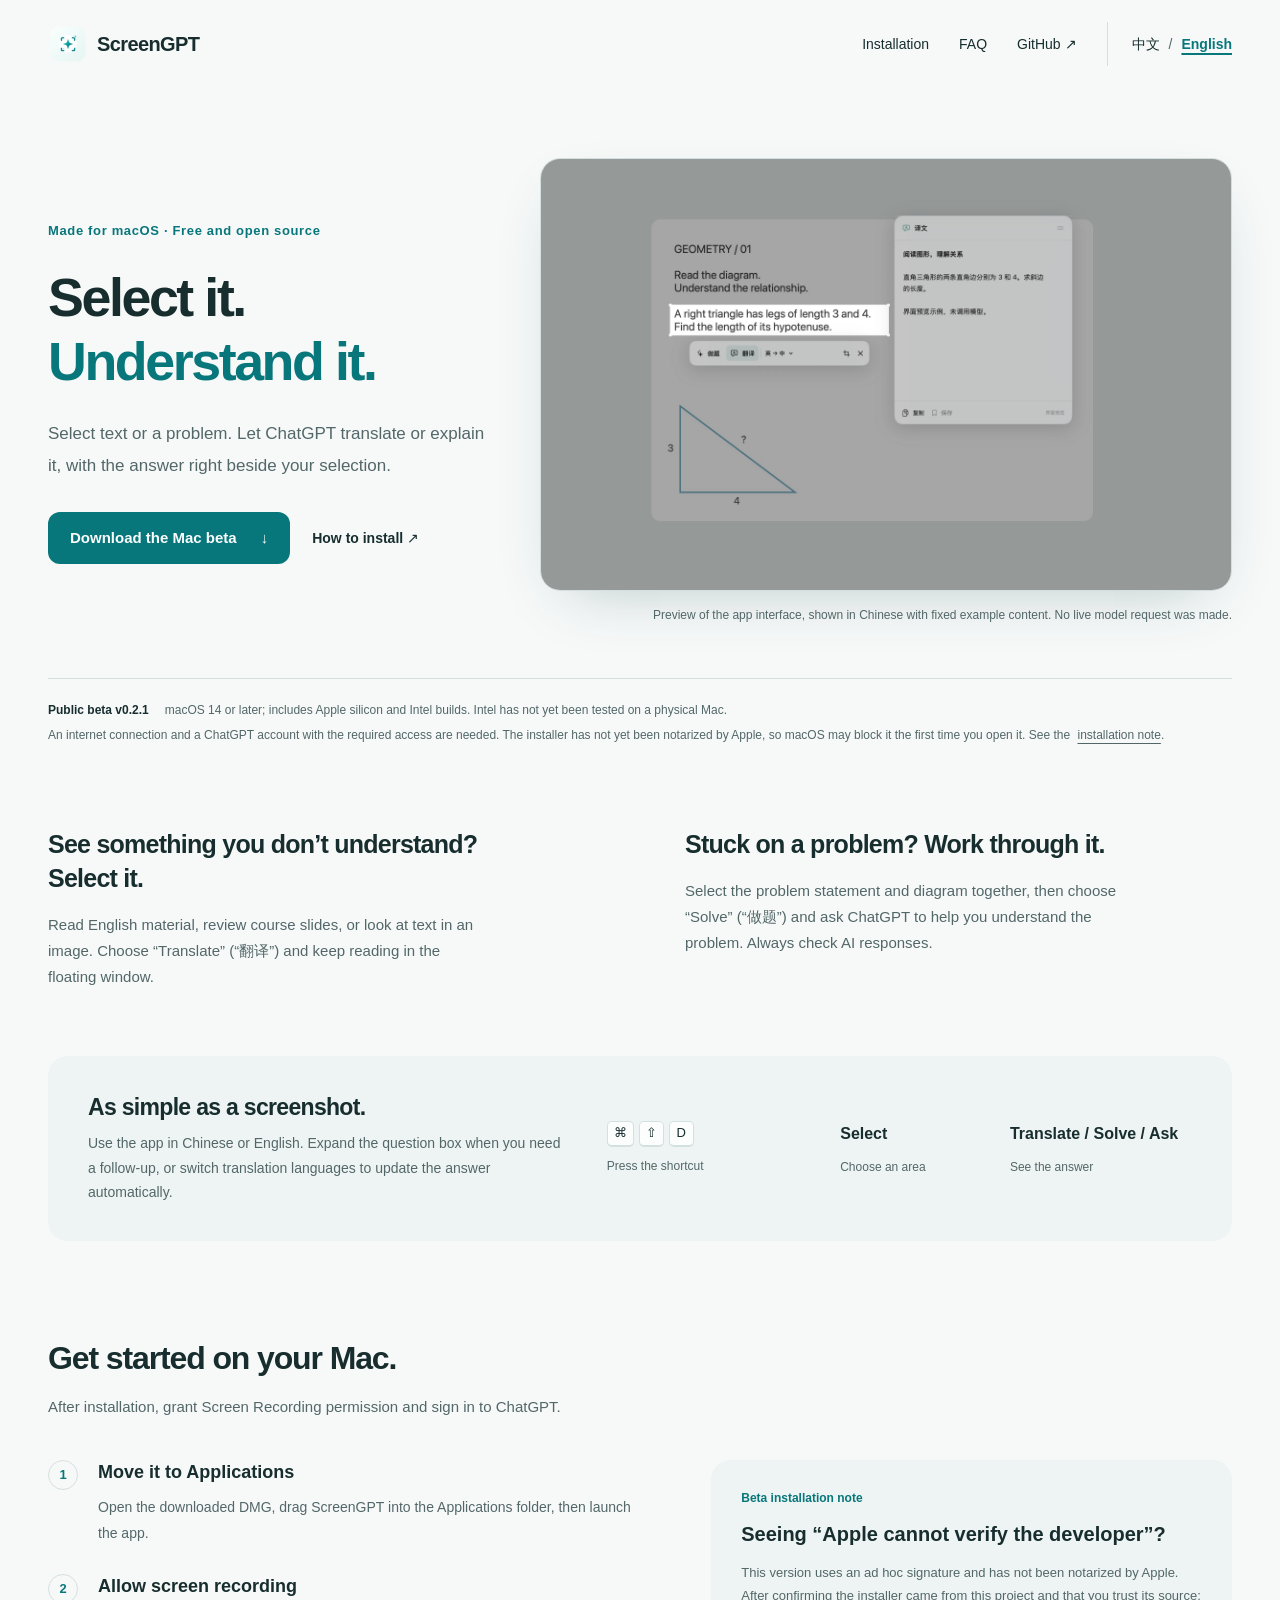
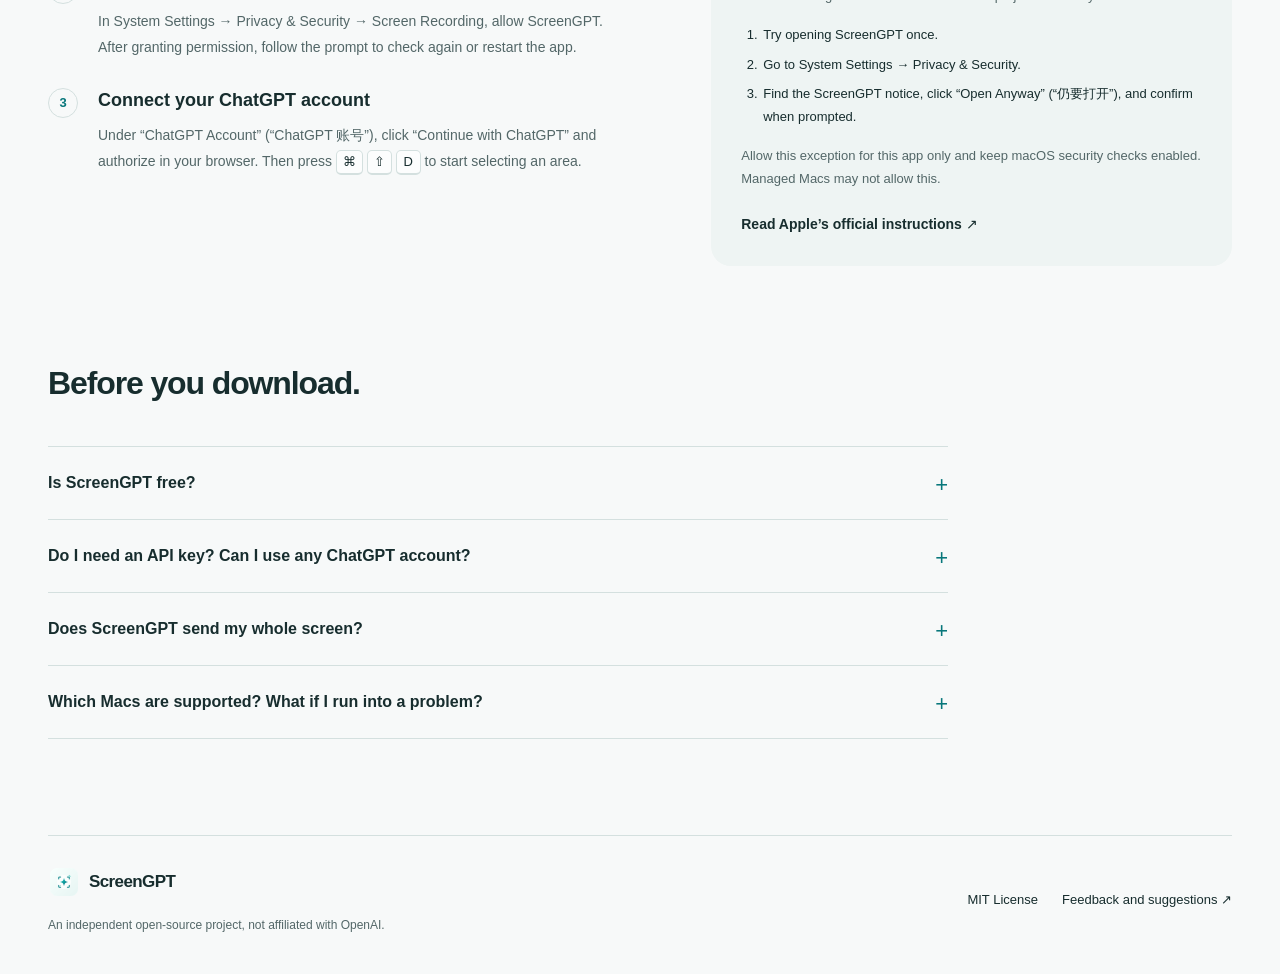
<file: website/index.html>
<!doctype html>
<html lang="zh-CN">
  <head>
    <meta charset="utf-8">
    <meta name="viewport" content="width=device-width, initial-scale=1">
    <script src="./language.js" data-auto-language></script>
    <meta name="google-site-verification" content="sj40CnKtkLSSpTTdSo5fmWsCSzqVY8ebqkyJbFDssyk">
    <meta name="color-scheme" content="light dark">
    <meta name="theme-color" content="#f7f9f9" media="(prefers-color-scheme: light)">
    <meta name="theme-color" content="#111919" media="(prefers-color-scheme: dark)">
    <title>ScreenGPT · Mac 截屏翻译与解题助手</title>
    <meta name="description" content="ScreenGPT 是免费开源的 macOS 菜单栏应用。按下快捷键，框选屏幕内容，用 ChatGPT 翻译英文、理解题目，在原处查看回答。">
    <link rel="canonical" href="https://lhzzzzzzz.github.io/ScreenGPT/zh/">
    <link rel="alternate" hreflang="zh-Hans" href="https://lhzzzzzzz.github.io/ScreenGPT/zh/">
    <link rel="alternate" hreflang="en" href="https://lhzzzzzzz.github.io/ScreenGPT/en/">
    <link rel="alternate" hreflang="x-default" href="https://lhzzzzzzz.github.io/ScreenGPT/">
    <meta property="og:type" content="website">
    <meta property="og:locale" content="zh_CN">
    <meta property="og:locale:alternate" content="en_US">
    <meta property="og:title" content="ScreenGPT · 看懂屏幕，只需一框。">
    <meta property="og:description" content="框选屏幕上的一小块内容，让 ChatGPT 帮你翻译或解题。免费开源的 Mac 菜单栏助手。">
    <meta property="og:url" content="https://lhzzzzzzz.github.io/ScreenGPT/">
    <link rel="icon" type="image/png" href="./assets/icon-32.png" sizes="32x32">
    <link rel="apple-touch-icon" href="./assets/icon-256.png">
    <link rel="stylesheet" href="./styles.css">
  </head>
  <body>
    <a class="skip-link" href="#main">跳到正文</a>
    <header class="site-header shell">
      <a class="brand" href="./" aria-label="ScreenGPT 首页">
        <img src="./assets/icon-256.png" width="40" height="40" alt="">
        <span>ScreenGPT</span>
      </a>
      <div class="header-actions">
        <nav aria-label="主导航">
          <a class="install-nav" href="#install">安装指南</a>
          <a class="faq-nav" href="#faq">常见问题</a>
          <a class="github-nav" href="https://github.com/lhzzzzzzz/ScreenGPT">GitHub <span aria-hidden="true">↗</span></a>
        </nav>
        <nav class="language-switch" aria-label="网站语言">
          <a href="./zh/" data-language="zh" lang="zh-CN" hreflang="zh-Hans" aria-current="true">中文</a>
          <span aria-hidden="true">/</span>
          <a href="./en/" data-language="en" lang="en" hreflang="en">English</a>
        </nav>
      </div>
    </header>

    <main id="main">
      <section class="hero shell" aria-labelledby="hero-title">
        <div class="hero-copy">
          <p class="eyebrow">为 macOS 而作 · 免费开源</p>
          <h1 id="hero-title">看懂屏幕，<br><span>只需一框。</span></h1>
          <p class="hero-description">框选英文、题目或一张图，让 ChatGPT 帮你翻译、解题。回答就出现在旁边。</p>
          <div class="hero-actions">
            <a class="button" href="https://github.com/lhzzzzzzz/ScreenGPT/releases/download/v0.2.1/ScreenGPT-macOS.dmg" aria-describedby="download-note">下载 Mac 测试版 <span aria-hidden="true">↓</span></a>
            <a class="text-link" href="#install">如何安装 <span aria-hidden="true">↗</span></a>
          </div>
        </div>
        <figure class="product-preview">
          <a href="./assets/preview.png" aria-label="查看完整的 ScreenGPT 界面预览">
            <img src="./assets/preview.png" width="2880" height="1800" fetchpriority="high" alt="ScreenGPT 框选英文题目，选区下方显示做题和翻译按钮，右侧浮窗显示中文译文。">
          </a>
          <figcaption>安装版界面预览，使用固定示例内容，未调用模型。</figcaption>
        </figure>
      </section>

      <div class="release-note shell" id="download-note">
        <p><strong>公开测试版 v0.2.1</strong><span>macOS 14+，含 Apple 芯片与 Intel 架构；Intel 实机尚未验证。</span></p>
        <p>需要联网及具有相应授权的 ChatGPT 账号。安装包尚未 Apple 公证，首次打开可能被拦截，请查看<a href="#first-open">安装提示</a>。</p>
      </div>

      <section class="use-cases shell" aria-label="使用场景">
        <article>
          <h2>读到不懂的，框起来。</h2>
          <p>读英文资料、看课件、浏览图片里的文字。选择“翻译”，在浮窗里接着读。</p>
        </article>
        <article>
          <h2>遇到难题，理清思路。</h2>
          <p>把题干和图表一起框选，选择“做题”，让 ChatGPT 帮你理解问题。AI 回答仍需核对。</p>
        </article>
      </section>

      <section class="workflow shell" aria-labelledby="workflow-title">
        <div>
          <h2 id="workflow-title">用起来，像截屏一样。</h2>
          <p>界面支持中英文。需要时展开输入框继续追问；翻译后切换语言，译文自动更新。</p>
        </div>
        <ol class="workflow-steps">
          <li><span class="shortcut" aria-label="Command Shift D"><kbd>⌘</kbd><kbd>⇧</kbd><kbd>D</kbd></span><span>快捷键唤起</span></li>
          <li><strong>框选</strong><span>选中需要的区域</span></li>
          <li><strong>翻译 / 做题 / 提问</strong><span>在旁边查看回答</span></li>
        </ol>
      </section>

      <section class="installation shell section" id="install" aria-labelledby="install-title">
        <div class="section-heading">
          <h2 id="install-title">第一次使用，从这里开始。</h2>
          <p>安装后，完成屏幕录制授权和 ChatGPT 登录。</p>
        </div>
        <div class="install-layout">
          <ol class="install-steps">
            <li><div><h3>拖入“应用程序”</h3><p>打开下载的 DMG，把 ScreenGPT 拖到“应用程序”文件夹，再启动应用。</p></div></li>
            <li><div><h3>允许屏幕录制</h3><p>在“系统设置 → 隐私与安全性 → 屏幕录制”中允许 ScreenGPT。授权后按提示重新检测或重启应用。</p></div></li>
            <li><div><h3>连接你的 ChatGPT 账号</h3><p>在“ChatGPT 账号”中点击“Continue with ChatGPT”，通过浏览器完成授权。随后按 <kbd>⌘</kbd> <kbd>⇧</kbd> <kbd>D</kbd> 开始框选。</p></div></li>
          </ol>
          <aside class="install-help" id="first-open" aria-labelledby="first-open-title">
            <p class="help-label">测试版安装提示</p>
            <h3 id="first-open-title">提示“无法验证开发者”？</h3>
            <p>当前版本采用临时签名，尚未经过 Apple 公证。确认安装包来自本项目、且你信任其来源后：</p>
            <ol>
              <li>先尝试打开一次 ScreenGPT。</li>
              <li>进入“系统设置 → 隐私与安全性”。</li>
              <li>找到 ScreenGPT 的提示，点击“仍要打开”，按系统提示确认。</li>
            </ol>
            <p class="help-footnote">只为此应用确认例外，保留系统安全检查。受管理的 Mac 可能无法进行此操作。</p>
            <a class="text-link" href="https://support.apple.com/zh-cn/102445">查看 Apple 官方说明 <span aria-hidden="true">↗</span></a>
          </aside>
        </div>
      </section>

      <section class="faq shell section" id="faq" aria-labelledby="faq-title">
        <div class="section-heading">
          <h2 id="faq-title">下载前，你可能还想知道。</h2>
        </div>
        <div class="questions">
          <details>
            <summary>ScreenGPT 免费吗？</summary>
            <div class="answer"><p>应用免费开源，采用 MIT 许可证。使用模型需要你自己的 ChatGPT 账号；套餐费用、模型权限和使用额度由 OpenAI 决定，ScreenGPT 不提供额外模型额度。</p></div>
          </details>
          <details>
            <summary>需要 API key 吗？所有 ChatGPT 账号都能用吗？</summary>
            <div class="answer"><p>不需要 API key 或安装 Codex CLI，通过浏览器登录并授权即可。是否能使用所选模型及套餐额度，取决于 OpenAI 对你的账号、工作区和模型的授权，无法保证所有账号都可用。</p></div>
          </details>
          <details>
            <summary>会把整个屏幕发送出去吗？</summary>
            <div class="answer"><p>点击“翻译”“做题”或发送问题时，应用会把当前选中的裁剪区域发送给模型；追问还会携带本次选区已有的对话上下文。翻译完成后更改原文或译文语言时，也会自动重新发送该裁剪图。完整屏幕画面仅用于本机显示和框选，不会作为请求内容发送。登录凭据保存在 macOS 钥匙串中。</p><p>自动保存默认关闭。手动或自动保存的记录会包含截图与可见问答，保存在本机。<a href="https://github.com/lhzzzzzzz/ScreenGPT/blob/main/docs/PRIVACY.md">阅读完整隐私说明</a>。</p></div>
          </details>
          <details>
            <summary>支持哪些 Mac？遇到问题怎么办？</summary>
            <div class="answer"><p>需要 macOS 14 或更新版本。安装包包含 Apple 芯片与 Intel 架构，Intel 实机尚未验证。当前为早期测试版，多显示器等场景仍需进一步验证。</p><p>你可以<a href="https://github.com/lhzzzzzzz/ScreenGPT/issues">报告问题或建议</a>，也可以查看<a href="https://github.com/lhzzzzzzz/ScreenGPT/releases/tag/v0.2.1">版本说明、ZIP 安装包与校验文件</a>。</p></div>
          </details>
        </div>
      </section>
    </main>

    <footer class="site-footer shell">
      <div><a class="brand" href="./"><img src="./assets/icon-256.png" width="32" height="32" alt=""><span>ScreenGPT</span></a><p>独立开源项目，与 OpenAI 无隶属关系。</p></div>
      <div class="footer-links"><a href="https://github.com/lhzzzzzzz/ScreenGPT/blob/main/LICENSE">MIT License</a><a href="https://github.com/lhzzzzzzz/ScreenGPT/issues">反馈建议 <span aria-hidden="true">↗</span></a></div>
    </footer>
  </body>
</html>
</file>
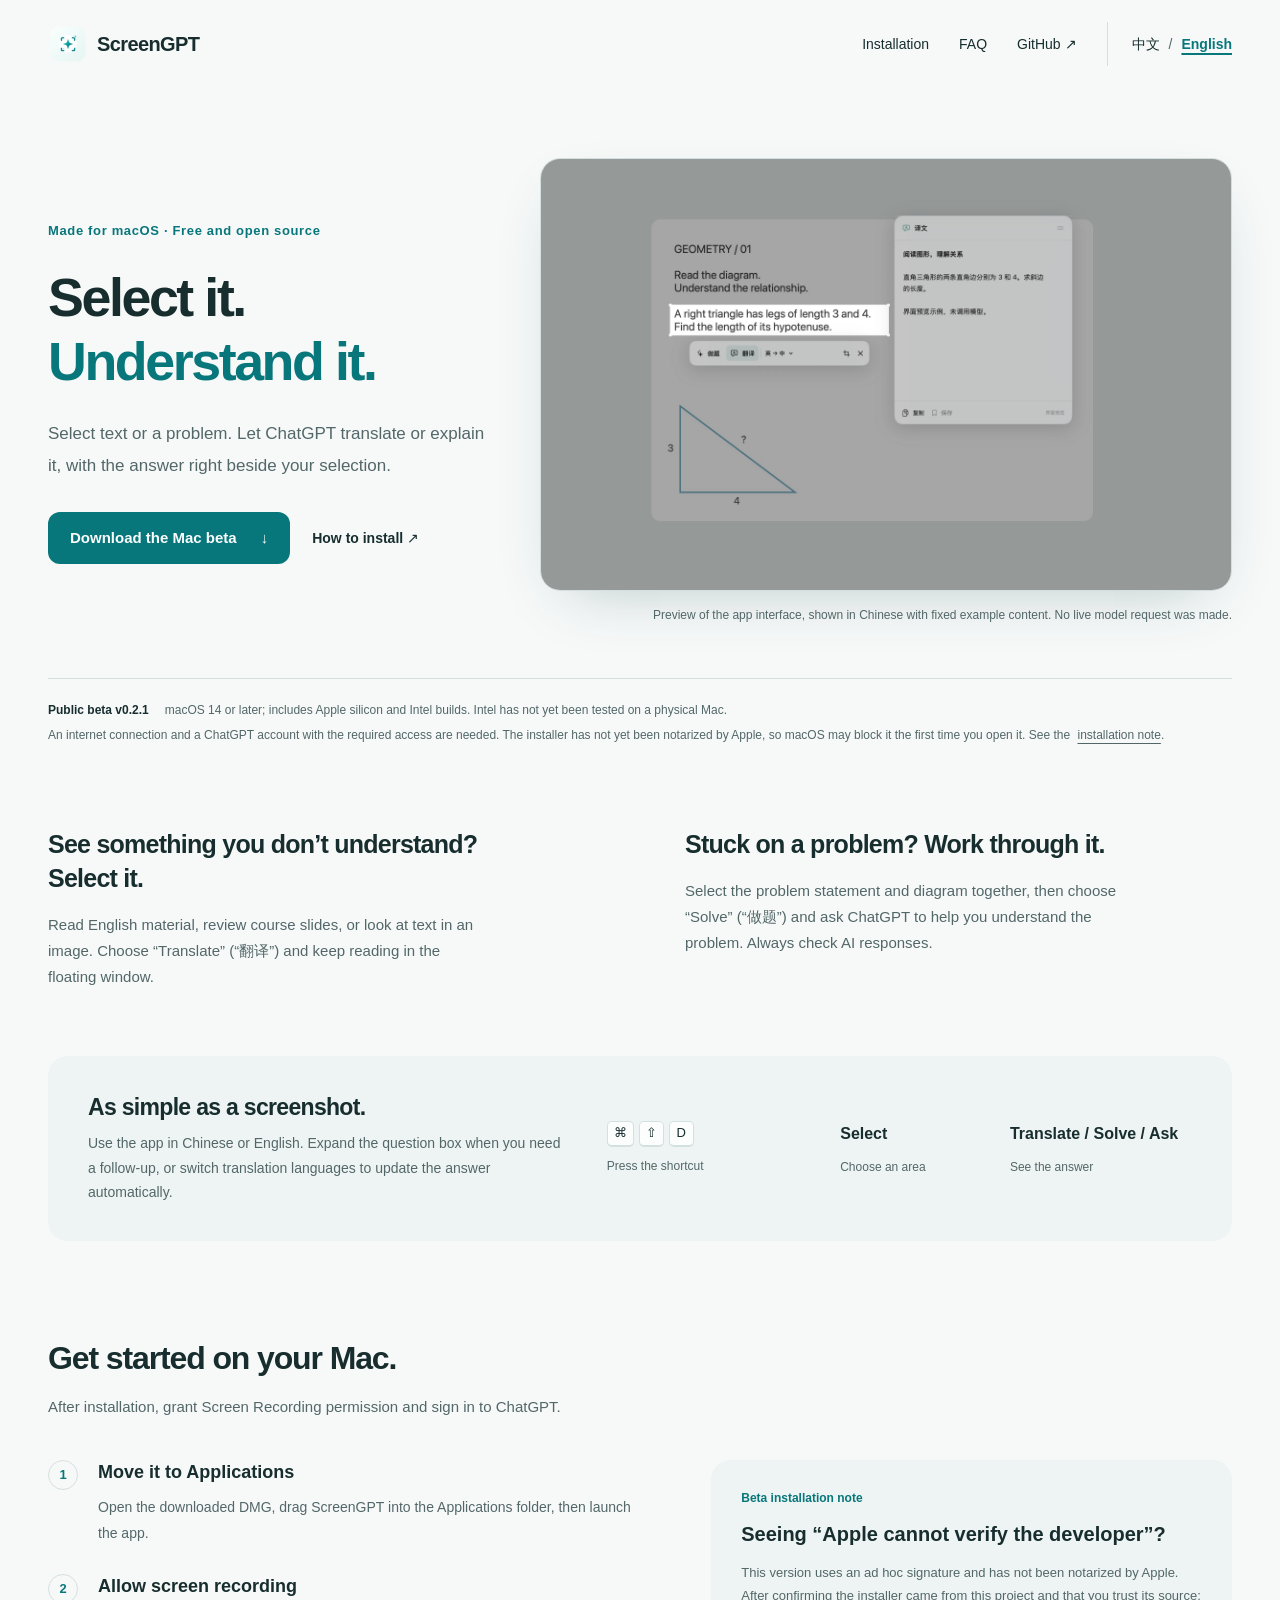
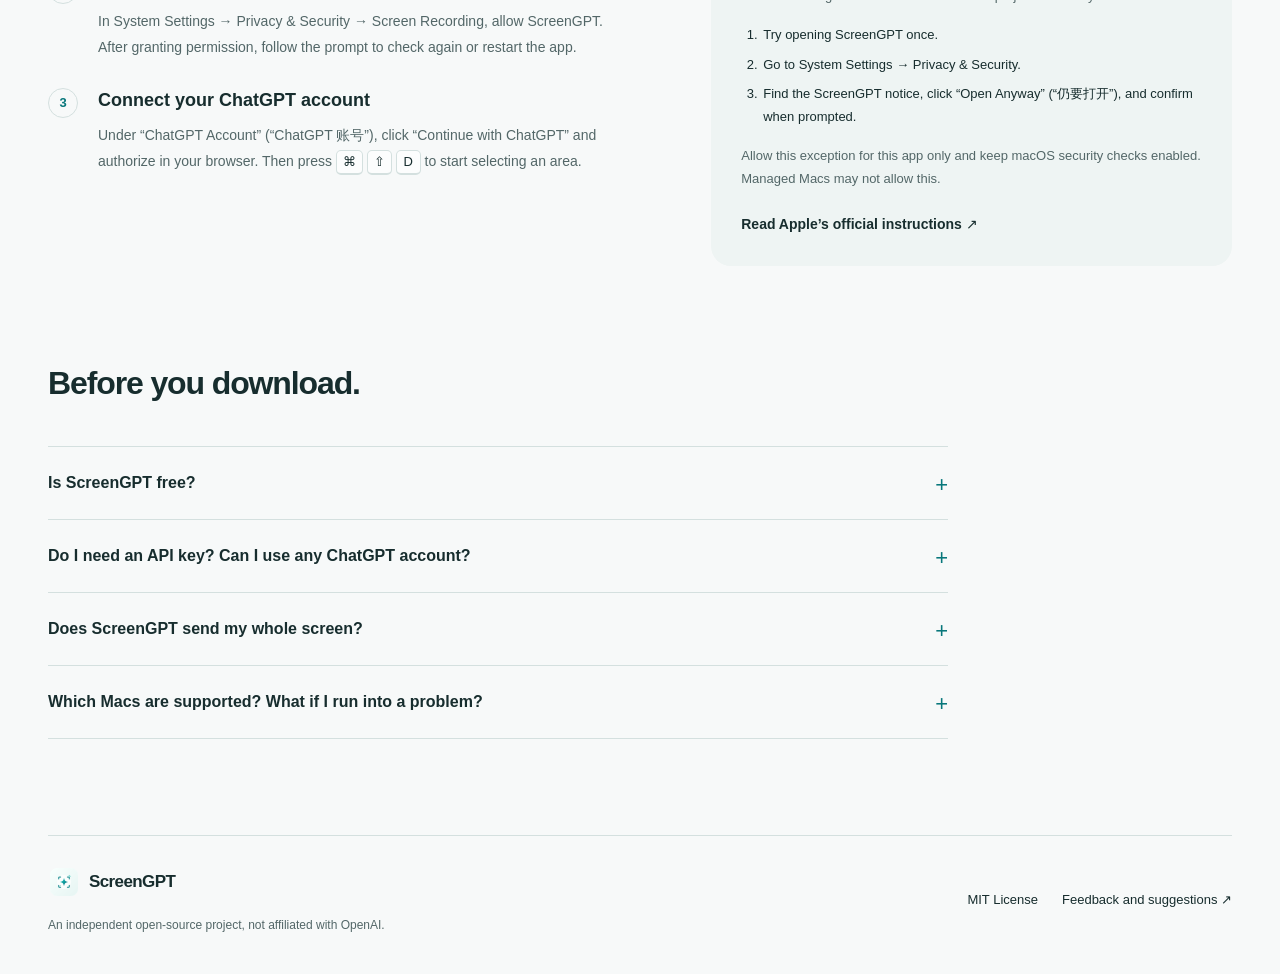
<file: website/en/index.html>
<!doctype html>
<html lang="en">
  <head>
    <meta charset="utf-8">
    <meta name="viewport" content="width=device-width, initial-scale=1">
    <script src="../language.js"></script>
    <meta name="google-site-verification" content="sj40CnKtkLSSpTTdSo5fmWsCSzqVY8ebqkyJbFDssyk">
    <meta name="color-scheme" content="light dark">
    <meta name="theme-color" content="#f7f9f9" media="(prefers-color-scheme: light)">
    <meta name="theme-color" content="#111919" media="(prefers-color-scheme: dark)">
    <title>ScreenGPT · Screen translation and problem-solving assistant for Mac</title>
    <meta name="description" content="ScreenGPT is a free, open-source macOS menu bar app. Press a shortcut, select an area of your screen, and use ChatGPT to translate English or work through a problem. See the answer right where you need it.">
    <link rel="canonical" href="https://lhzzzzzzz.github.io/ScreenGPT/en/">
    <link rel="alternate" hreflang="zh-Hans" href="https://lhzzzzzzz.github.io/ScreenGPT/zh/">
    <link rel="alternate" hreflang="en" href="https://lhzzzzzzz.github.io/ScreenGPT/en/">
    <link rel="alternate" hreflang="x-default" href="https://lhzzzzzzz.github.io/ScreenGPT/">
    <meta property="og:type" content="website">
    <meta property="og:locale" content="en_US">
    <meta property="og:locale:alternate" content="zh_CN">
    <meta property="og:title" content="ScreenGPT · Select it. Understand it.">
    <meta property="og:description" content="Select a small area of your screen and ask ChatGPT to translate it or help solve a problem. A free, open-source Mac menu bar assistant.">
    <meta property="og:url" content="https://lhzzzzzzz.github.io/ScreenGPT/en/">
    <link rel="icon" type="image/png" href="../assets/icon-32.png" sizes="32x32">
    <link rel="apple-touch-icon" href="../assets/icon-256.png">
    <link rel="stylesheet" href="../styles.css">
  </head>
  <body>
    <a class="skip-link" href="#main">Skip to content</a>
    <header class="site-header shell">
      <a class="brand" href="./" aria-label="ScreenGPT home">
        <img src="../assets/icon-256.png" width="40" height="40" alt="">
        <span>ScreenGPT</span>
      </a>
      <div class="header-actions">
        <nav aria-label="Main navigation">
          <a class="install-nav" href="#install">Installation</a>
          <a class="faq-nav" href="#faq">FAQ</a>
          <a class="github-nav" href="https://github.com/lhzzzzzzz/ScreenGPT">GitHub <span aria-hidden="true">↗</span></a>
        </nav>
        <nav class="language-switch" aria-label="Website language">
          <a href="../zh/" data-language="zh" lang="zh-CN" hreflang="zh-Hans">中文</a>
          <span aria-hidden="true">/</span>
          <a href="./" data-language="en" lang="en" hreflang="en" aria-current="true">English</a>
        </nav>
      </div>
    </header>

    <main id="main">
      <section class="hero shell" aria-labelledby="hero-title">
        <div class="hero-copy">
          <p class="eyebrow">Made for macOS · Free and open source</p>
          <h1 id="hero-title">Select it.<br><span>Understand it.</span></h1>
          <p class="hero-description">Select text or a problem. Let ChatGPT translate or explain it, with the answer right beside your selection.</p>
          <div class="hero-actions">
            <a class="button" href="https://github.com/lhzzzzzzz/ScreenGPT/releases/download/v0.2.1/ScreenGPT-macOS.dmg" aria-describedby="download-note">Download the Mac beta <span aria-hidden="true">↓</span></a>
            <a class="text-link" href="#install">How to install <span aria-hidden="true">↗</span></a>
          </div>
        </div>
        <figure class="product-preview">
          <a href="../assets/preview.png" aria-label="View the full ScreenGPT interface preview">
            <img src="../assets/preview.png" width="2880" height="1800" fetchpriority="high" alt="ScreenGPT selects an English problem; Solve and Translate buttons appear below the selection, and a floating window on the right shows the Chinese translation.">
          </a>
          <figcaption>Preview of the app interface, shown in Chinese with fixed example content. No live model request was made.</figcaption>
        </figure>
      </section>

      <div class="release-note shell" id="download-note">
        <p><strong>Public beta v0.2.1</strong><span>macOS 14 or later; includes Apple silicon and Intel builds. Intel has not yet been tested on a physical Mac.</span></p>
        <p>An internet connection and a ChatGPT account with the required access are needed. The installer has not yet been notarized by Apple, so macOS may block it the first time you open it. See the <a href="#first-open">installation note</a>.</p>
      </div>

      <section class="use-cases shell" aria-label="Use cases">
        <article>
          <h2>See something you don’t understand? Select it.</h2>
          <p>Read English material, review course slides, or look at text in an image. Choose “Translate” (<span lang="zh-CN">“翻译”</span>) and keep reading in the floating window.</p>
        </article>
        <article>
          <h2>Stuck on a problem? Work through it.</h2>
          <p>Select the problem statement and diagram together, then choose “Solve” (<span lang="zh-CN">“做题”</span>) and ask ChatGPT to help you understand the problem. Always check AI responses.</p>
        </article>
      </section>

      <section class="workflow shell" aria-labelledby="workflow-title">
        <div>
          <h2 id="workflow-title">As simple as a screenshot.</h2>
          <p>Use the app in Chinese or English. Expand the question box when you need a follow-up, or switch translation languages to update the answer automatically.</p>
        </div>
        <ol class="workflow-steps">
          <li><span class="shortcut" aria-label="Command Shift D"><kbd>⌘</kbd><kbd>⇧</kbd><kbd>D</kbd></span><span>Press the shortcut</span></li>
          <li><strong>Select</strong><span>Choose an area</span></li>
          <li><strong>Translate / Solve / Ask</strong><span>See the answer</span></li>
        </ol>
      </section>

      <section class="installation shell section" id="install" aria-labelledby="install-title">
        <div class="section-heading">
          <h2 id="install-title">Get started on your Mac.</h2>
          <p>After installation, grant Screen Recording permission and sign in to ChatGPT.</p>
        </div>
        <div class="install-layout">
          <ol class="install-steps">
            <li><div><h3>Move it to Applications</h3><p>Open the downloaded DMG, drag ScreenGPT into the Applications folder, then launch the app.</p></div></li>
            <li><div><h3>Allow screen recording</h3><p>In System Settings → Privacy &amp; Security → Screen Recording, allow ScreenGPT. After granting permission, follow the prompt to check again or restart the app.</p></div></li>
            <li><div><h3>Connect your ChatGPT account</h3><p>Under “ChatGPT Account” (<span lang="zh-CN">“ChatGPT 账号”</span>), click “Continue with ChatGPT” and authorize in your browser. Then press <kbd>⌘</kbd> <kbd>⇧</kbd> <kbd>D</kbd> to start selecting an area.</p></div></li>
          </ol>
          <aside class="install-help" id="first-open" aria-labelledby="first-open-title">
            <p class="help-label">Beta installation note</p>
            <h3 id="first-open-title">Seeing “Apple cannot verify the developer”?</h3>
            <p>This version uses an ad hoc signature and has not been notarized by Apple. After confirming the installer came from this project and that you trust its source:</p>
            <ol>
              <li>Try opening ScreenGPT once.</li>
              <li>Go to System Settings → Privacy &amp; Security.</li>
              <li>Find the ScreenGPT notice, click “Open Anyway” (<span lang="zh-CN">“仍要打开”</span>), and confirm when prompted.</li>
            </ol>
            <p class="help-footnote">Allow this exception for this app only and keep macOS security checks enabled. Managed Macs may not allow this.</p>
            <a class="text-link" href="https://support.apple.com/en-us/102445">Read Apple’s official instructions <span aria-hidden="true">↗</span></a>
          </aside>
        </div>
      </section>

      <section class="faq shell section" id="faq" aria-labelledby="faq-title">
        <div class="section-heading">
          <h2 id="faq-title">Before you download.</h2>
        </div>
        <div class="questions">
          <details>
            <summary>Is ScreenGPT free?</summary>
            <div class="answer"><p>The app is free and open source under the MIT License. You need your own ChatGPT account to use models. OpenAI determines plan fees, model access, and usage limits; ScreenGPT does not provide additional model credits.</p></div>
          </details>
          <details>
            <summary>Do I need an API key? Can I use any ChatGPT account?</summary>
            <div class="answer"><p>No API key or Codex CLI installation is needed; sign in and authorize through your browser. Access to a selected model and plan limits depend on the access OpenAI grants to your account, workspace, and model. We can’t guarantee that every account will work.</p></div>
          </details>
          <details>
            <summary>Does ScreenGPT send my whole screen?</summary>
            <div class="answer"><p>The app sends the current selected crop to the model when you click “Translate” (<span lang="zh-CN">“翻译”</span>) or “Solve” (<span lang="zh-CN">“做题”</span>), or send a question. Follow-ups also include the conversation context for this selection. After a translation, changing either language also automatically resends that crop. The full-screen image is used only to display the screen locally and let you select an area; it is not sent as part of the request. Sign-in credentials are stored in the macOS Keychain.</p><p>Automatic saving is off by default. Any records saved manually or automatically include the screenshot and visible questions and answers and are stored locally. <a href="https://github.com/lhzzzzzzz/ScreenGPT/blob/main/docs/PRIVACY.md">Read the full privacy notice</a>.</p></div>
          </details>
          <details>
            <summary>Which Macs are supported? What if I run into a problem?</summary>
            <div class="answer"><p>macOS 14 or later is required. The installer includes Apple silicon and Intel builds; Intel has not yet been tested on a physical Mac. This is an early beta, and situations such as using multiple displays still need further testing.</p><p>You can <a href="https://github.com/lhzzzzzzz/ScreenGPT/issues">report a problem or share a suggestion</a>, or see the <a href="https://github.com/lhzzzzzzz/ScreenGPT/releases/tag/v0.2.1">release notes, ZIP installer, and checksum files</a>.</p></div>
          </details>
        </div>
      </section>
    </main>

    <footer class="site-footer shell">
      <div><a class="brand" href="./"><img src="../assets/icon-256.png" width="32" height="32" alt=""><span>ScreenGPT</span></a><p>An independent open-source project, not affiliated with OpenAI.</p></div>
      <div class="footer-links"><a href="https://github.com/lhzzzzzzz/ScreenGPT/blob/main/LICENSE">MIT License</a><a href="https://github.com/lhzzzzzzz/ScreenGPT/issues">Feedback and suggestions <span aria-hidden="true">↗</span></a></div>
    </footer>
  </body>
</html>
</file>
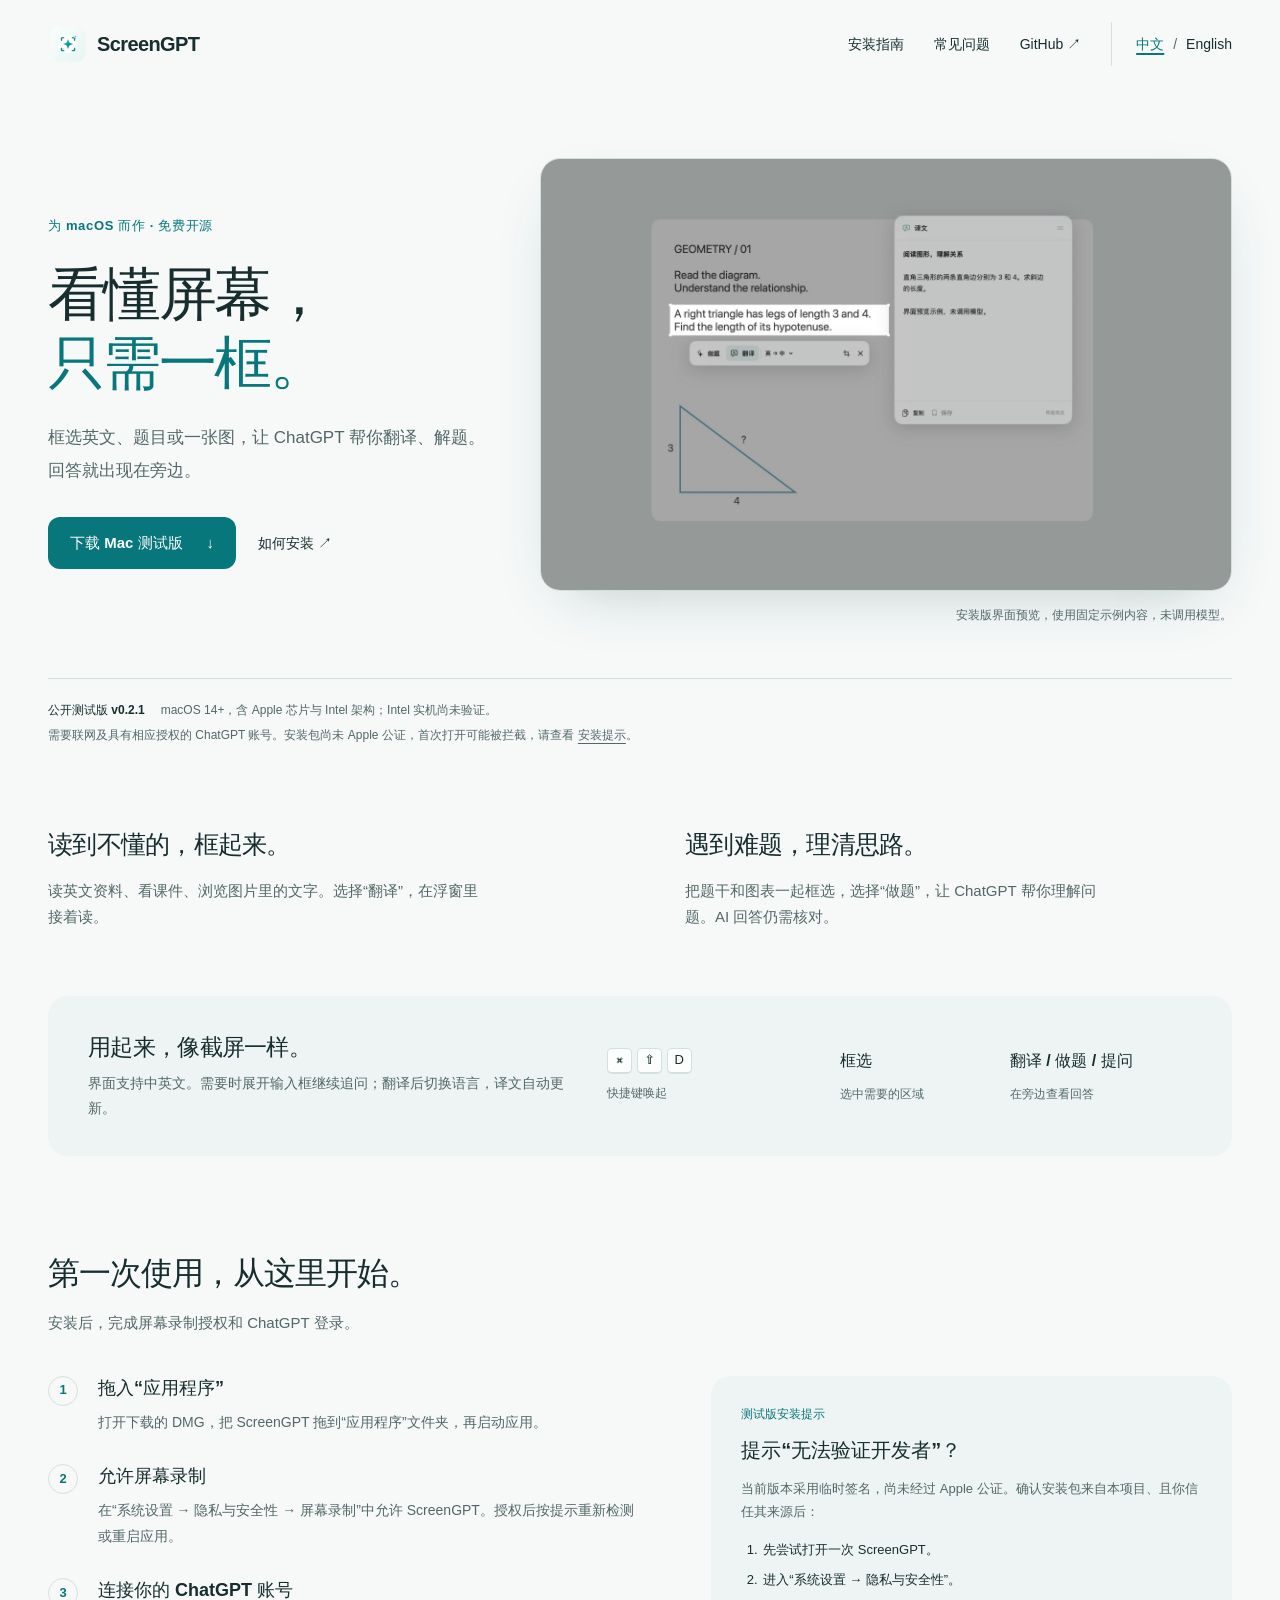
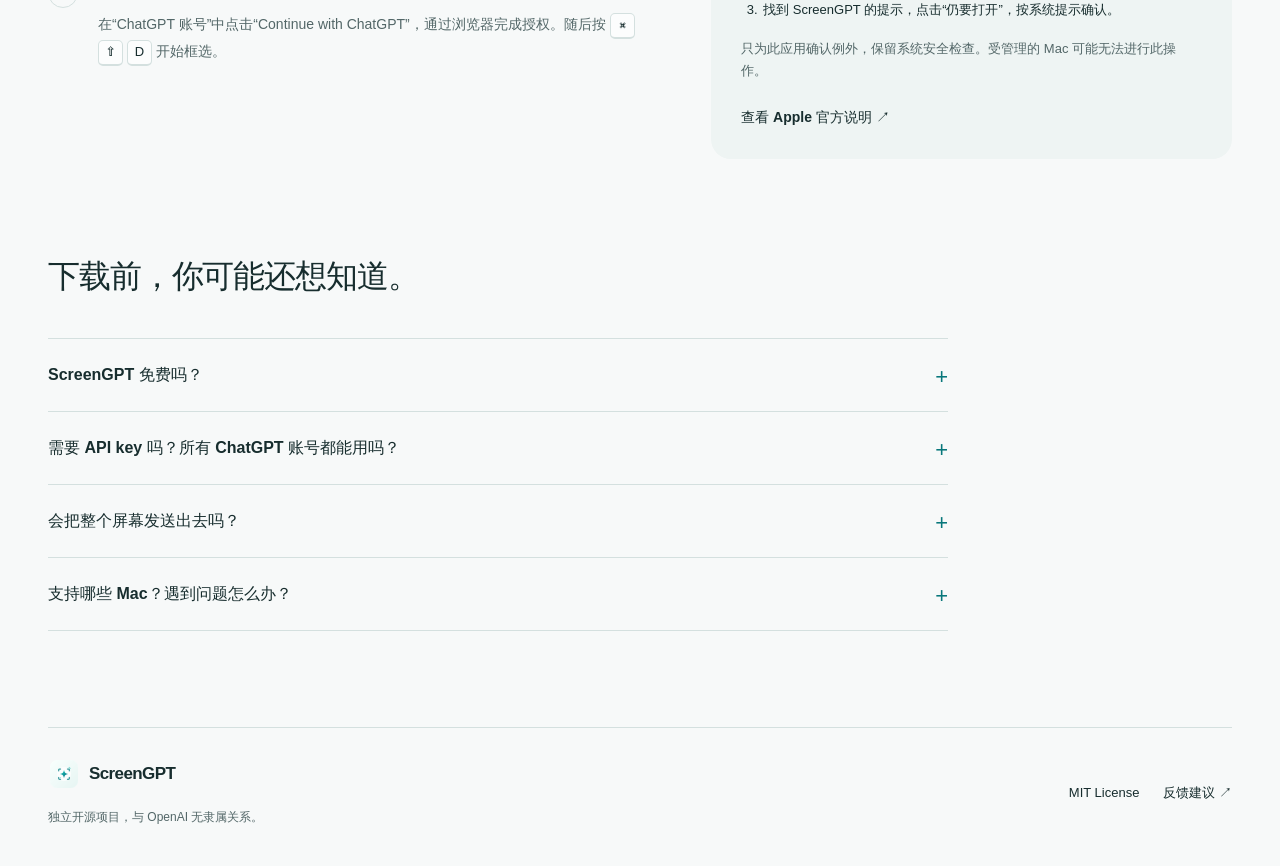
<file: website/zh/index.html>
<!doctype html>
<html lang="zh-CN">
  <head>
    <meta charset="utf-8">
    <meta name="viewport" content="width=device-width, initial-scale=1">
    <script src="../language.js"></script>
    <meta name="google-site-verification" content="sj40CnKtkLSSpTTdSo5fmWsCSzqVY8ebqkyJbFDssyk">
    <meta name="color-scheme" content="light dark">
    <meta name="theme-color" content="#f7f9f9" media="(prefers-color-scheme: light)">
    <meta name="theme-color" content="#111919" media="(prefers-color-scheme: dark)">
    <title>ScreenGPT · Mac 截屏翻译与解题助手</title>
    <meta name="description" content="ScreenGPT 是免费开源的 macOS 菜单栏应用。按下快捷键，框选屏幕内容，用 ChatGPT 翻译英文、理解题目，在原处查看回答。">
    <link rel="canonical" href="https://lhzzzzzzz.github.io/ScreenGPT/zh/">
    <link rel="alternate" hreflang="zh-Hans" href="https://lhzzzzzzz.github.io/ScreenGPT/zh/">
    <link rel="alternate" hreflang="en" href="https://lhzzzzzzz.github.io/ScreenGPT/en/">
    <link rel="alternate" hreflang="x-default" href="https://lhzzzzzzz.github.io/ScreenGPT/">
    <meta property="og:type" content="website">
    <meta property="og:locale" content="zh_CN">
    <meta property="og:locale:alternate" content="en_US">
    <meta property="og:title" content="ScreenGPT · 看懂屏幕，只需一框。">
    <meta property="og:description" content="框选屏幕上的一小块内容，让 ChatGPT 帮你翻译或解题。免费开源的 Mac 菜单栏助手。">
    <meta property="og:url" content="https://lhzzzzzzz.github.io/ScreenGPT/zh/">
    <link rel="icon" type="image/png" href="../assets/icon-32.png" sizes="32x32">
    <link rel="apple-touch-icon" href="../assets/icon-256.png">
    <link rel="stylesheet" href="../styles.css">
  </head>
  <body>
    <a class="skip-link" href="#main">跳到正文</a>
    <header class="site-header shell">
      <a class="brand" href="./" aria-label="ScreenGPT 首页">
        <img src="../assets/icon-256.png" width="40" height="40" alt="">
        <span>ScreenGPT</span>
      </a>
      <div class="header-actions">
        <nav aria-label="主导航">
          <a class="install-nav" href="#install">安装指南</a>
          <a class="faq-nav" href="#faq">常见问题</a>
          <a class="github-nav" href="https://github.com/lhzzzzzzz/ScreenGPT">GitHub <span aria-hidden="true">↗</span></a>
        </nav>
        <nav class="language-switch" aria-label="网站语言">
          <a href="./" data-language="zh" lang="zh-CN" hreflang="zh-Hans" aria-current="true">中文</a>
          <span aria-hidden="true">/</span>
          <a href="../en/" data-language="en" lang="en" hreflang="en">English</a>
        </nav>
      </div>
    </header>

    <main id="main">
      <section class="hero shell" aria-labelledby="hero-title">
        <div class="hero-copy">
          <p class="eyebrow">为 macOS 而作 · 免费开源</p>
          <h1 id="hero-title">看懂屏幕，<br><span>只需一框。</span></h1>
          <p class="hero-description">框选英文、题目或一张图，让 ChatGPT 帮你翻译、解题。回答就出现在旁边。</p>
          <div class="hero-actions">
            <a class="button" href="https://github.com/lhzzzzzzz/ScreenGPT/releases/download/v0.2.1/ScreenGPT-macOS.dmg" aria-describedby="download-note">下载 Mac 测试版 <span aria-hidden="true">↓</span></a>
            <a class="text-link" href="#install">如何安装 <span aria-hidden="true">↗</span></a>
          </div>
        </div>
        <figure class="product-preview">
          <a href="../assets/preview.png" aria-label="查看完整的 ScreenGPT 界面预览">
            <img src="../assets/preview.png" width="2880" height="1800" fetchpriority="high" alt="ScreenGPT 框选英文题目，选区下方显示做题和翻译按钮，右侧浮窗显示中文译文。">
          </a>
          <figcaption>安装版界面预览，使用固定示例内容，未调用模型。</figcaption>
        </figure>
      </section>

      <div class="release-note shell" id="download-note">
        <p><strong>公开测试版 v0.2.1</strong><span>macOS 14+，含 Apple 芯片与 Intel 架构；Intel 实机尚未验证。</span></p>
        <p>需要联网及具有相应授权的 ChatGPT 账号。安装包尚未 Apple 公证，首次打开可能被拦截，请查看<a href="#first-open">安装提示</a>。</p>
      </div>

      <section class="use-cases shell" aria-label="使用场景">
        <article>
          <h2>读到不懂的，框起来。</h2>
          <p>读英文资料、看课件、浏览图片里的文字。选择“翻译”，在浮窗里接着读。</p>
        </article>
        <article>
          <h2>遇到难题，理清思路。</h2>
          <p>把题干和图表一起框选，选择“做题”，让 ChatGPT 帮你理解问题。AI 回答仍需核对。</p>
        </article>
      </section>

      <section class="workflow shell" aria-labelledby="workflow-title">
        <div>
          <h2 id="workflow-title">用起来，像截屏一样。</h2>
          <p>界面支持中英文。需要时展开输入框继续追问；翻译后切换语言，译文自动更新。</p>
        </div>
        <ol class="workflow-steps">
          <li><span class="shortcut" aria-label="Command Shift D"><kbd>⌘</kbd><kbd>⇧</kbd><kbd>D</kbd></span><span>快捷键唤起</span></li>
          <li><strong>框选</strong><span>选中需要的区域</span></li>
          <li><strong>翻译 / 做题 / 提问</strong><span>在旁边查看回答</span></li>
        </ol>
      </section>

      <section class="installation shell section" id="install" aria-labelledby="install-title">
        <div class="section-heading">
          <h2 id="install-title">第一次使用，从这里开始。</h2>
          <p>安装后，完成屏幕录制授权和 ChatGPT 登录。</p>
        </div>
        <div class="install-layout">
          <ol class="install-steps">
            <li><div><h3>拖入“应用程序”</h3><p>打开下载的 DMG，把 ScreenGPT 拖到“应用程序”文件夹，再启动应用。</p></div></li>
            <li><div><h3>允许屏幕录制</h3><p>在“系统设置 → 隐私与安全性 → 屏幕录制”中允许 ScreenGPT。授权后按提示重新检测或重启应用。</p></div></li>
            <li><div><h3>连接你的 ChatGPT 账号</h3><p>在“ChatGPT 账号”中点击“Continue with ChatGPT”，通过浏览器完成授权。随后按 <kbd>⌘</kbd> <kbd>⇧</kbd> <kbd>D</kbd> 开始框选。</p></div></li>
          </ol>
          <aside class="install-help" id="first-open" aria-labelledby="first-open-title">
            <p class="help-label">测试版安装提示</p>
            <h3 id="first-open-title">提示“无法验证开发者”？</h3>
            <p>当前版本采用临时签名，尚未经过 Apple 公证。确认安装包来自本项目、且你信任其来源后：</p>
            <ol>
              <li>先尝试打开一次 ScreenGPT。</li>
              <li>进入“系统设置 → 隐私与安全性”。</li>
              <li>找到 ScreenGPT 的提示，点击“仍要打开”，按系统提示确认。</li>
            </ol>
            <p class="help-footnote">只为此应用确认例外，保留系统安全检查。受管理的 Mac 可能无法进行此操作。</p>
            <a class="text-link" href="https://support.apple.com/zh-cn/102445">查看 Apple 官方说明 <span aria-hidden="true">↗</span></a>
          </aside>
        </div>
      </section>

      <section class="faq shell section" id="faq" aria-labelledby="faq-title">
        <div class="section-heading">
          <h2 id="faq-title">下载前，你可能还想知道。</h2>
        </div>
        <div class="questions">
          <details>
            <summary>ScreenGPT 免费吗？</summary>
            <div class="answer"><p>应用免费开源，采用 MIT 许可证。使用模型需要你自己的 ChatGPT 账号；套餐费用、模型权限和使用额度由 OpenAI 决定，ScreenGPT 不提供额外模型额度。</p></div>
          </details>
          <details>
            <summary>需要 API key 吗？所有 ChatGPT 账号都能用吗？</summary>
            <div class="answer"><p>不需要 API key 或安装 Codex CLI，通过浏览器登录并授权即可。是否能使用所选模型及套餐额度，取决于 OpenAI 对你的账号、工作区和模型的授权，无法保证所有账号都可用。</p></div>
          </details>
          <details>
            <summary>会把整个屏幕发送出去吗？</summary>
            <div class="answer"><p>点击“翻译”“做题”或发送问题时，应用会把当前选中的裁剪区域发送给模型；追问还会携带本次选区已有的对话上下文。翻译完成后更改原文或译文语言时，也会自动重新发送该裁剪图。完整屏幕画面仅用于本机显示和框选，不会作为请求内容发送。登录凭据保存在 macOS 钥匙串中。</p><p>自动保存默认关闭。手动或自动保存的记录会包含截图与可见问答，保存在本机。<a href="https://github.com/lhzzzzzzz/ScreenGPT/blob/main/docs/PRIVACY.md">阅读完整隐私说明</a>。</p></div>
          </details>
          <details>
            <summary>支持哪些 Mac？遇到问题怎么办？</summary>
            <div class="answer"><p>需要 macOS 14 或更新版本。安装包包含 Apple 芯片与 Intel 架构，Intel 实机尚未验证。当前为早期测试版，多显示器等场景仍需进一步验证。</p><p>你可以<a href="https://github.com/lhzzzzzzz/ScreenGPT/issues">报告问题或建议</a>，也可以查看<a href="https://github.com/lhzzzzzzz/ScreenGPT/releases/tag/v0.2.1">版本说明、ZIP 安装包与校验文件</a>。</p></div>
          </details>
        </div>
      </section>
    </main>

    <footer class="site-footer shell">
      <div><a class="brand" href="./"><img src="../assets/icon-256.png" width="32" height="32" alt=""><span>ScreenGPT</span></a><p>独立开源项目，与 OpenAI 无隶属关系。</p></div>
      <div class="footer-links"><a href="https://github.com/lhzzzzzzz/ScreenGPT/blob/main/LICENSE">MIT License</a><a href="https://github.com/lhzzzzzzz/ScreenGPT/issues">反馈建议 <span aria-hidden="true">↗</span></a></div>
    </footer>
  </body>
</html>
</file>
<file: website/styles.css>
/* Static, dependency-free landing page. Design variance 5, motion 2, density 3.
   System type mirrors the native Mac app. Buttons use 12px corners; media 20px.
   All content follows the system color scheme. */
:root {
  color-scheme: light dark;
  --background: #f7f9f9;
  --surface: #eef4f3;
  --paper: #fcfdfd;
  --text: #172d2e;
  --muted: #536768;
  --accent: #08777b;
  --button: #08777b;
  --button-text: #fcfdfd;
  --line: #d4e0df;
  --shadow: 0 22px 60px -28px rgb(20 70 71 / 30%);
  font-family: -apple-system, BlinkMacSystemFont, "SF Pro Display", "PingFang SC", "Microsoft YaHei", sans-serif;
  font-synthesis: none;
  -webkit-font-smoothing: antialiased;
}
* { box-sizing: border-box; }
html { scroll-padding-top: 24px; }
body { margin: 0; background: var(--background); color: var(--text); font-size: 16px; line-height: 1.75; }
a { color: inherit; text-underline-offset: 4px; }
a:hover { color: var(--accent); }
a:focus-visible, summary:focus-visible { outline: 3px solid var(--accent); outline-offset: 6px; border-radius: 4px; }
img { display: block; max-width: 100%; height: auto; }
h1, h2, h3, p, figure { margin: 0; }
h1, h2, h3 { line-height: 1.35; }
.shell { width: min(1200px, calc(100% - 96px)); margin-inline: auto; }
.skip-link { position: absolute; top: -80px; left: 24px; padding: 8px 16px; background: var(--paper); z-index: 1; }
.skip-link:focus { top: 8px; }
.site-header { height: 88px; display: flex; justify-content: space-between; align-items: center; }
.brand { display: inline-flex; gap: 9px; align-items: center; text-decoration: none; font-size: 20px; font-weight: 650; letter-spacing: -.6px; }
.brand img { flex: 0 0 auto; }
nav { display: flex; gap: 30px; font-size: 14px; font-weight: 500; }
nav a { text-decoration: none; padding-block: 10px; }
.header-actions { display: flex; align-items: center; gap: 30px; }
.language-switch { align-items: center; gap: 9px; padding-left: 24px; border-left: 1px solid var(--line); white-space: nowrap; }
.language-switch span { color: var(--muted); }
.language-switch a { min-height: 44px; display: inline-flex; align-items: center; }
.language-switch a[aria-current="true"] { color: var(--accent); text-decoration: underline; text-decoration-thickness: 2px; font-weight: 650; }
html[lang="en"] h1 { font-size: clamp(40px, 4.2vw, 58px); }
.hero { display: grid; grid-template-columns: .78fr 1.22fr; align-items: center; gap: 50px; padding-block: 70px 52px; }
.eyebrow { font-size: 13px; font-weight: 600; color: var(--accent); margin-bottom: 22px; letter-spacing: .05em; }
h1 { font-size: clamp(40px, 4.5vw, 62px); line-height: 1.2; font-weight: 650; letter-spacing: -.045em; }
h1 span { color: var(--accent); }
.hero-description { max-width: 28em; margin-top: 24px; font-size: 17px; line-height: 1.9; color: var(--muted); }
.hero-actions { display: flex; flex-wrap: wrap; align-items: center; gap: 22px; margin-top: 30px; }
.button { display: inline-flex; align-items: center; justify-content: center; gap: 24px; min-height: 52px; padding: 12px 22px; background: var(--button); color: var(--button-text); border-radius: 12px; text-decoration: none; font-size: 15px; font-weight: 600; white-space: nowrap; }
.button:hover { color: var(--button-text); filter: brightness(1.08); }
.button:active { transform: translateY(1px); }
.text-link { font-size: 14px; font-weight: 550; text-decoration: none; }
.text-link:hover { text-decoration: underline; }
.product-preview a { display: block; overflow: hidden; border-radius: 20px; border: 1px solid var(--line); box-shadow: var(--shadow); }
.product-preview img { width: 100%; }
figcaption { padding-top: 14px; font-size: 12px; color: var(--muted); text-align: right; }
.release-note { padding-block: 21px 24px; border-top: 1px solid var(--line); font-size: 12px; color: var(--muted); }
.release-note strong { color: var(--text); margin-right: 16px; font-weight: 600; }
.release-note p + p { margin-top: 4px; }
.release-note a { margin-left: 4px; }
.use-cases { display: grid; grid-template-columns: 1fr 1fr; gap: 90px; padding-block: 58px 66px; }
.use-cases article { max-width: 440px; }
.use-cases h2 { font-size: 25px; font-weight: 600; letter-spacing: -.03em; }
.use-cases p { color: var(--muted); margin-top: 16px; font-size: 15px; }
.workflow { display: grid; grid-template-columns: .9fr 1.1fr; align-items: center; gap: 40px; background: var(--surface); border-radius: 20px; padding: 36px 40px; }
.workflow h2 { font-size: 23px; font-weight: 600; letter-spacing: -.03em; }
.workflow p { color: var(--muted); font-size: 14px; margin-top: 8px; }
.workflow-steps { display: grid; grid-template-columns: 1.15fr .8fr 1fr; gap: 24px; list-style: none; padding: 0; margin: 0; }
.workflow-steps li { display: flex; flex-direction: column; justify-content: center; gap: 9px; }
.workflow-steps li > span:last-child { color: var(--muted); font-size: 12px; white-space: nowrap; }
.workflow-steps strong { font-size: 16px; font-weight: 600; }
.shortcut { display: flex; gap: 5px; }
kbd { display: inline-block; min-width: 25px; background: var(--paper); border: 1px solid var(--line); border-bottom-width: 2px; border-radius: 5px; padding: 1px 6px; font-family: inherit; font-size: 13px; line-height: 1.6; text-align: center; color: var(--text); }
.section { padding-top: 96px; }
.section-heading { max-width: 720px; margin-bottom: 40px; }
.section-heading h2 { font-size: 32px; font-weight: 600; letter-spacing: -.035em; }
.section-heading p { color: var(--muted); margin-top: 14px; font-size: 15px; }
.install-layout { display: grid; grid-template-columns: 1.06fr .94fr; gap: 76px; align-items: start; }
.install-steps { list-style: none; padding: 0; margin: 0; counter-reset: installation; }
.install-steps > li { counter-increment: installation; display: flex; gap: 20px; padding-bottom: 28px; }
.install-steps > li::before { content: counter(installation); display: flex; justify-content: center; align-items: center; width: 28px; height: 28px; flex: 0 0 28px; border: 1px solid var(--line); border-radius: 50%; font-size: 13px; color: var(--accent); font-weight: 600; }
h3 { font-size: 18px; font-weight: 600; }
.install-steps p { color: var(--muted); margin-top: 10px; font-size: 14px; line-height: 1.85; }
.install-help { background: var(--surface); border-radius: 20px; padding: 28px 30px; scroll-margin-top: 24px; }
.help-label { font-size: 12px; font-weight: 600; color: var(--accent); margin-bottom: 12px; }
.install-help h3 { font-size: 20px; margin-bottom: 14px; }
.install-help > p:not(.help-label) { font-size: 13px; color: var(--muted); }
.install-help ol { margin: 16px 0; padding-left: 20px; font-size: 13px; }
.install-help li { padding-left: 2px; margin-block: 7px; }
.install-help .help-footnote { margin-bottom: 20px; }
.faq { padding-bottom: 96px; }
.questions { max-width: 900px; }
details { border-bottom: 1px solid var(--line); }
details:first-child { border-top: 1px solid var(--line); }
summary { cursor: pointer; padding: 22px 28px 22px 0; font-size: 16px; font-weight: 550; position: relative; list-style: none; }
summary::-webkit-details-marker { display: none; }
summary::after { content: "+"; position: absolute; right: 0; top: 19px; color: var(--accent); font-size: 22px; font-weight: 400; }
details[open] summary::after { content: "−"; }
summary:hover { color: var(--accent); }
.answer { max-width: 780px; padding: 0 28px 24px 0; color: var(--muted); font-size: 14px; }
.answer p + p { margin-top: 10px; }
.answer a { color: var(--accent); }
.site-footer { border-top: 1px solid var(--line); padding-block: 30px 38px; display: flex; align-items: center; justify-content: space-between; gap: 24px; }
.site-footer .brand { font-size: 17px; }
.site-footer p { font-size: 12px; color: var(--muted); margin-top: 8px; }
.footer-links { display: flex; gap: 24px; font-size: 13px; }
.footer-links a { text-decoration: none; }

@media (prefers-color-scheme: dark) {
  :root { --background: #111919; --surface: #1b2b2b; --paper: #223434; --text: #edf5f4; --muted: #acbebe; --accent: #62cdca; --button: #62cdca; --button-text: #112b2c; --line: #304444; --shadow: 0 22px 60px -28px rgb(0 10 10 / 65%); }
}
@media (prefers-reduced-motion: no-preference) {
  a, summary { transition: color 150ms ease; }
  .button { transition: filter 150ms ease, transform 150ms ease; }
}
@media (max-width: 1023px) {
  .shell { width: calc(100% - 64px); }
  .hero { gap: 30px; grid-template-columns: .9fr 1.1fr; padding-top: 46px; }
  h1 { font-size: 44px; }
  .hero-description { font-size: 15px; }
  .hero-actions { gap: 16px; }
  .button { padding-inline: 16px; gap: 16px; }
  .workflow { grid-template-columns: 1fr; gap: 28px; }
  .workflow-steps { max-width: 520px; }
  .install-layout { gap: 36px; }
  .use-cases { gap: 48px; }
}
@media (max-width: 767px) {
  .shell { width: calc(100% - 40px); }
  .brand { font-size: 18px; gap: 6px; }
  .brand img { width: 34px; height: 34px; }
  nav { gap: 20px; font-size: 13px; }
  .hero { grid-template-columns: 1fr; gap: 38px; padding-block: 36px 28px; }
  h1 { font-size: clamp(40px, 8.5vw, 56px); }
  .eyebrow { margin-bottom: 18px; }
  .hero-description { margin-top: 20px; max-width: 30em; font-size: 16px; }
  .hero-actions { margin-top: 24px; gap: 24px; }
  .button { padding-inline: 20px; }
  figcaption { text-align: left; font-size: 11px; }
  .release-note { padding-block: 20px; }
  .release-note strong { display: block; margin-bottom: 6px; }
  .release-note p + p { margin-top: 10px; }
  .use-cases { grid-template-columns: 1fr; gap: 30px; padding-block: 36px 40px; }
  .use-cases h2 { font-size: 23px; }
  .use-cases p { margin-top: 10px; }
  .workflow { padding: 28px 24px; }
  .workflow h2 { font-size: 22px; }
  .workflow-steps { gap: 12px; grid-template-columns: 1.1fr .8fr 1fr; }
  .workflow-steps strong { font-size: 14px; }
  .workflow-steps li > span:last-child { font-size: 11px; white-space: normal; }
  .shortcut { gap: 3px; }
  .shortcut kbd { min-width: 22px; padding-inline: 4px; }
  .section { padding-top: 58px; }
  .section-heading { margin-bottom: 28px; }
  .section-heading h2 { font-size: 27px; }
  .install-layout { grid-template-columns: 1fr; gap: 8px; }
  .install-help { padding: 25px; }
  .faq { padding-bottom: 60px; }
  summary { font-size: 15px; padding-block: 20px; }
  .site-footer { align-items: start; flex-direction: column; gap: 22px; }
  .site-header { display: grid; grid-template-columns: 1fr auto; height: auto; gap: 2px 16px; padding-block: 12px; }
  .header-actions { display: contents; }
  .header-actions > nav:not(.language-switch) { grid-column: 1 / -1; grid-row: 2; gap: 24px; }
  .faq-nav { display: inline; }
  .language-switch { grid-column: 2; grid-row: 1; padding-left: 0; border-left: 0; gap: 8px; }
  html[lang="en"] h1 { font-size: clamp(40px, 8.5vw, 56px); }
}
@media (max-width: 374px) {
  nav { gap: 12px; }
  .brand { font-size: 16px; }
  .hero-actions { gap: 16px; }
  .button { padding-inline: 14px; }
  .workflow { padding-inline: 18px; }
}
</file>
